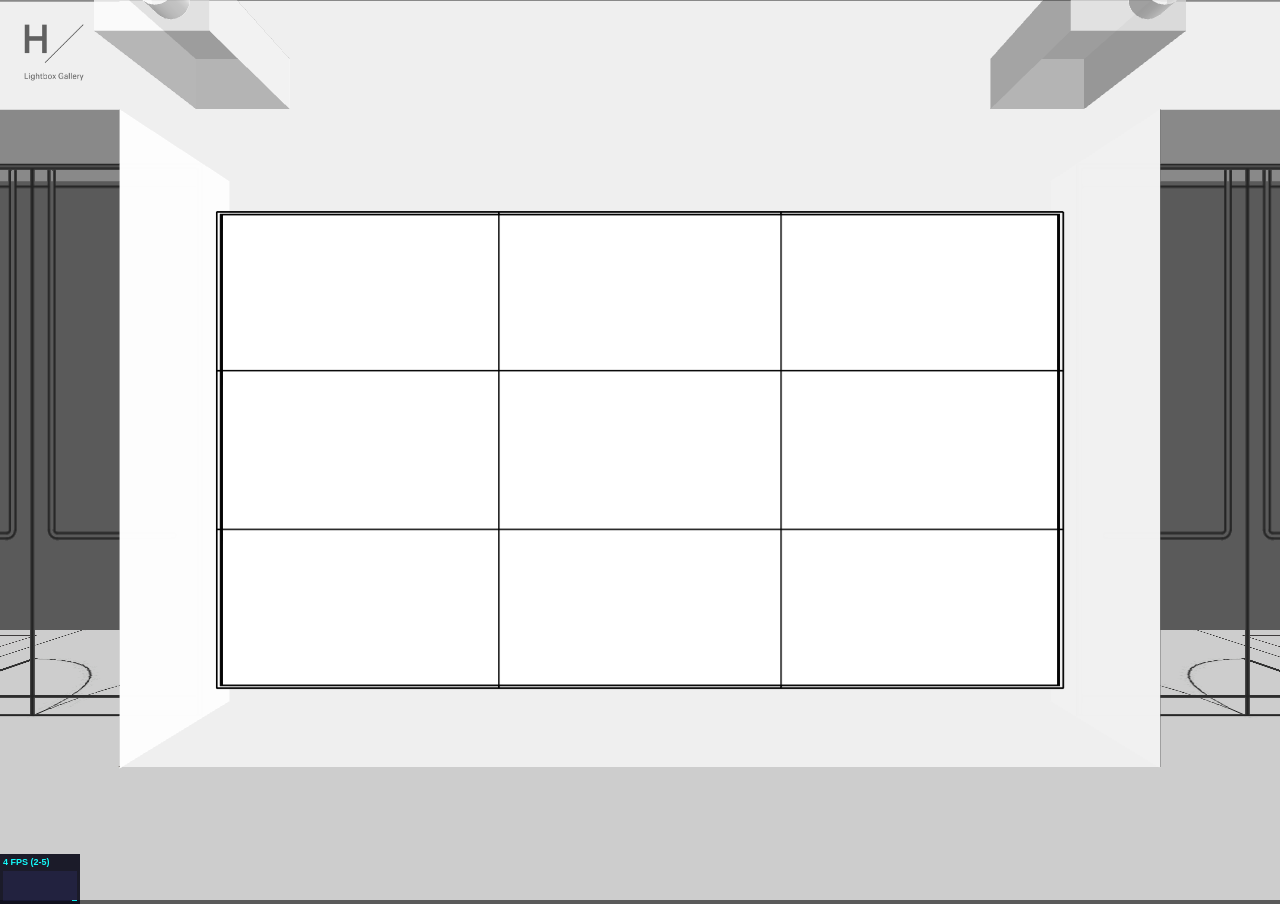
<file: index.html>
<!doctype html>
<html>


<head>
	<title> Virtual Lightbox Gallery </title>
	<meta charset="utf-8">
	<meta name="viewport" content="width=device-width, user-scalable=no, minimum-scale=1.0, maximum-scale=1.0">
	<link type="text/css" rel="stylesheet" href="http://fonts.typotheque.com/WF-023797-007265.css" />
	<link type="text/css" rel="stylesheet" href="css/style.css" />
	<link type="text/css" rel="stylesheet" href="css/5000_menu.css"/>
	<style type="text/css"></style>
	<script type="text/javascript" src="js/jquery-1.11.1.min.js"></script> 
</head>


<body>
	<!-- ////////LOGO + PROJECT MENU//////// -->
	<div id="btn_logo">
		<img src="img/logo.png" title="Home" />
		<ul id="panel_projects">
			<li id="btn_0" title="The project on view in the Lightbox today" class="active"><h1> On View </h1></li>
			<li id="btn_1" title="Framework #1: 3 by 3 image/video slideshows"><h1> 1. APPC </h1></li>
			<li id="btn_2" title="Framework #2: 3 by 3 image slideshows"><h1> 2. HAM Archives </h1></li>
			<li id="btn_3" title="Framework #3: 6 slideshows with audio (interactive)"><h1> 3. Anthro 1650 </h1></li>
			<li id="btn_4" title="Framework #4: Painting viewer (interactive)"><h1> 4. Feke </h1></li>
			<li id="btn_5" title="Framework #5: Multiple paintings viewer 1 (interactive)"><h1> 5. Paintings x 3 </h1></li>
			<li id="btn_6" title="Framework #6: Image slider (interactive)"><h1> 6. Vis the Universe </h1></li>
			<li id="btn_7" title="Framework #7: Video slider (interactive)"><h1> 7. The Solar </h1></li>
			<li id="btn_8" title="Framework #8: Web app - WebGL (interactive)"><h1> 8. Object Map </h1></li>
			<li id="btn_9" title="Framework #9: Web app (interactive)"><h1> 9. WWT </h1></li>
			<li id="btn_10" title="Framework #10: Website (interactive)"><h1> 10. HAM </h1></li>
			<li id="btn_11" title="Framework #11: Multiple paintings viewer 2 (interactive)"><h1> 11. Rothko </h1></li>
			<li id="btn_12" title="Framework #12: Web app - complex (interactive)"><h1> 12. Box in Box </h1></li>
			<li id="btn_url" style="margin-top:14px;padding-bottom:0px;">
				<input type="url" id="myURL" placeholder="Put your website URL here" onfocus="this.placeholder = ''" onblur="this.placeholder = 'Put your website URL here'" /><button id="urlclick"> GO </button>
			</li>
			<li id="btn_info" style="margin-top:20px;" title="Information and instructions">
				<a href="index_info.html" target="_blank"><h1> Info </h1></a>
			</li>
		</ul>
	</div>
	<!-- ////////(END) LOGO + PROJECT MENU//////// -->


	<!-- ///////////LIGHTBOX STAGE//////////////// -->
	<div id="threeJS_webGL"></div>
	<div id="threeJS_css3D"></div>	
	<!-- //////////(END) LIGHTBOX STAGE////////// -->
	
	<script src="js/5000_menu.js"></script>
	<!-- <script src="js/Three.js"></script> -->    <!-- July 2013 (three.js v59dev) -->
	<!-- <script src="js/three-css3d.min.js"></script> -->
	<script src="js/three.min.js"></script> 
	<script src="js/CSS3DRenderer.js"></script>
	<script src="js/Detector.js"></script>
	<script src="js/Stats.js"></script>
	<script src="js/OrbitControls.js"></script> 
	<script src="js/THREEx.KeyboardState.js"></script>
	<script src="js/THREEx.FullScreen.js"></script>
	<script src="js/THREEx.WindowResize.js"></script>
	<!-- <script src="TrackballControls.js"></script> -->


	<script>
		// threeJS webGL standard global variables
		var scene, camera, renderer;
		var container, controls, stats;
		var clock = new THREE.Clock();
		var keyboard = new THREEx.KeyboardState();
		// threeJS webGL custom global variables
		var cube;
		var video, videoImage, videoImageContext, videoTexture;
		var alpha_wall_n = 0.6;
		var alpha_wall_e = 0.9;
		var alpha_wall_w = 0.6;
		var alpha_wall_s = 0.6;
		var alpha_wall_g = 0.7;
		var alpha_wall_o = 0.6;
		// threeJS CSS3D renderer global variables
		var scene_css3D, renderer_css3D;
		var container_css3D, controls_css3D;




		init();
		animate();




		function init() 
		{
			// I. SCENE (WebGL)
			scene = new THREE.Scene();
			
			
			// II. CAMERA
			var SCREEN_WIDTH = window.innerWidth, SCREEN_HEIGHT = window.innerHeight;
			var VIEW_ANGLE = 75, ASPECT = SCREEN_WIDTH / SCREEN_HEIGHT, NEAR = 0.1, FAR = 20000;	
			camera = new THREE.PerspectiveCamera( VIEW_ANGLE, ASPECT, NEAR, FAR);
			scene.add(camera);
			camera.position.set(0, 0, 400);    // (x, y=up, z=back)
			camera.lookAt(scene.position);	


			// III. RENDERER (WebGL)
			if ( Detector.webgl )  renderer = new THREE.WebGLRenderer( {alpha: true, antialias: true} );	
			else   renderer = new THREE.CanvasRenderer(); 

			renderer.setSize(SCREEN_WIDTH, SCREEN_HEIGHT);
			renderer.setClearColor( 0xffffff, 0);   //render bg color(hexColor, opacity)


			// CONTROLS (WebGL)
			container = document.getElementById( 'threeJS_webGL' );
			container.appendChild( renderer.domElement );

	
			// EVENTS
			THREEx.WindowResize(renderer, camera);
			/*
			THREEx.FullScreen.bindKey({ charCode : 'm'.charCodeAt(0) });
			*/
			

			// CONTROLS (WebGL)
			controls = new THREE.OrbitControls( camera, renderer.domElement );			
			

			// STATS
			// displays current and past frames per second attained by scene
			stats = new Stats();
			stats.domElement.style.position = 'absolute';
			stats.domElement.style.bottom = '0px';
			stats.domElement.style.zIndex = 100;
			container.appendChild( stats.domElement );


			// LIGHT
			var myLight_amb = new THREE.AmbientLight(0x404040);
			var myLight_hem = new THREE.HemisphereLight( 0xffffff, 0x222222, 0.8 );
			var myLight_dir_1 = new THREE.DirectionalLight( 0xaaaaaa, 0.8 );     
			var myLight_dir_2 = new THREE.DirectionalLight( 0xcccccc, 0.6 );
			var myLight_dir_3 = new THREE.DirectionalLight( 0x999999, 0.6 );
			var myLight_poi = new THREE.PointLight(0x0033ff, 4, 200);
			
			myLight_amb.position.set(0, 0, 100);
			//scene.add(myLight_amb);
			myLight_hem.position.set(0, 0, 120);
			scene.add(myLight_hem);
			//scene.add(new THREE.HemisphereLightHelper(myLight_hem), 100);
			myLight_dir_1.position.set(200, 800, 600);
			scene.add(myLight_dir_1);
			//scene.add(new THREE.DirectionalLightHelper(myLight_dir_1, 400));
			myLight_dir_2.position.set(400, -200, 800);
			scene.add(myLight_dir_2);
			//scene.add(new THREE.DirectionalLightHelper(myLight_dir_2, 400));
			myLight_dir_3.position.set(400, 600, -200);
			scene.add(myLight_dir_3);
			//scene.add(new THREE.DirectionalLightHelper(myLight_dir_3, 400));
			//myLight_poi.position.set( 70, 5, 70 );
			//scene.add(myLight_poi);
			//scene.add(new THREE.PointLightHelper(myLight_poi, 10));


			/*	
			// AXEES HELPER		
			var axes = new THREE.AxisHelper(100);
			axes.position.set(0, 0, 0);
			scene.add( axes );
			*/
	





      		add_lightbox();






      		/*
      		////////////////////
			// ON VIEW: IMAGE //
			////////////////////
      		var geometry_myImg = new THREE.PlaneGeometry(576, 324, 10, 10);
			var texture_myImg = new THREE.ImageUtils.loadTexture( 'img/test.jpg' );
			texture_myImg.minFilter = THREE.LinearFilter;
			var material_myImg = new THREE.MeshBasicMaterial( { transparent: true, opacity: 1.0,color: 0xffffff, map: texture_myImg, side: THREE.DoubleSide } );
			var myImg = new THREE.Mesh(geometry_myImg, material_myImg);
			myImg.position.set(0, 0, 0);
			myImg.rotation.x = 0;
			scene.add(myImg);
			*/


			/*
			////////////////////
			// ON VIEW: VIDEO //
			////////////////////
			// create the video element
			myVideo = document.createElement( 'video' );
			// myVideo.id = 'video';
			// myVideo.type = ' video/ogg; codecs="theora, vorbis" ';
			myVideo.src = "media/test.mp4";
			myVideo.load(); // must call after setting/changing source
			myVideo.play();
			myVideo.loop = true;
			
			// alternative method -- 
			// create DIV in HTML:
			// <video id="myVideo" autoplay style="display:none">
			//		<source src="videos/sintel.ogv" type='video/ogg; codecs="theora, vorbis"'>
			// </video>
			// and set JS variable:
			// myVideo = document.getElementById( 'myVideo' );
			
			videoImage = document.createElement( 'canvas' );
			videoImage.width = 1280;
			videoImage.height = 546;

			videoImageContext = videoImage.getContext( '2d' );
			// background color if no video present
			videoImageContext.fillStyle = '#000000';
			videoImageContext.fillRect( 0, 0, videoImage.width, videoImage.height );

			videoTexture = new THREE.Texture( videoImage );
			videoTexture.minFilter = THREE.LinearFilter;
			videoTexture.magFilter = THREE.LinearFilter;
			
			var movieMaterial = new THREE.MeshBasicMaterial( { map: videoTexture, overdraw: true, side:THREE.DoubleSide } );
			// the geometry on which the movie will be displayed;
			// movie image will be scaled to fit these dimensions.
			var movieGeometry = new THREE.PlaneGeometry( 576, 324, 4, 4 );
			var movieScreen = new THREE.Mesh( movieGeometry, movieMaterial );
			movieScreen.position.set(0, 0, 0);
			scene.add(movieScreen);
			*/




			////////////////////
			// THREEJS: CSS3D //
			////////////////////
			// I. SCENE (CSS3D)
			scene_css3D = new THREE.Scene();

			// III. RENDERER (CSS3D)
			renderer_css3D = new THREE.CSS3DRenderer({alpha: true });
			renderer_css3D.setSize( SCREEN_WIDTH, SCREEN_HEIGHT );
			renderer_css3D.setClearColor( 0xffffff, 0);
			// renderer_css3D.domElement.style.position = 'absolute';
			// renderer_css3D.domElement.style.top = 0;
			// renderer_css3D.domElement.style.margin = 0;
			// renderer_css3D.domElement.style.padding = 0;

			// CONTAINER (CSS3D)
			container_css3D = document.getElementById( 'threeJS_css3D' );
			container_css3D.appendChild( renderer_css3D.domElement );
			// container_css3D = document.createElement( 'div' );
			// document.body.appendChild( container_css3D );
			
			THREEx.WindowResize(renderer_css3D, camera);

			// CONTROLS (CSS3D)
			controls_css3D = new THREE.OrbitControls( camera, renderer_css3D.domElement );
			


			// CUSTOM
			var geometry_myImg_webGLframe = new THREE.PlaneBufferGeometry(576, 324, 10, 10);
			var material_myImg_webGLframe = new THREE.MeshBasicMaterial( { wireframe: true, transparent: true, opacity: 0, color: 0x000000, side: THREE.DoubleSide } );
			// any mesh using this material will act as a see-thru to the css renderer
			material_myImg_webGLframe.blending  = THREE.NoBlending;
			
			var myImg_webGLframe = new THREE.Mesh(geometry_myImg_webGLframe, material_myImg_webGLframe);
			myImg_webGLframe.position.set(0, 0, 0);
			myImg_webGLframe.rotation.x = 0;
			//scene.add(myImg_webGLframe);




			//////////// DOM IMG CSS3D RENDERER //////////////////////////////////////
			// create the dom Element
			var element_img = document.createElement( 'img' );
			element_img.src = 'img/9screens_b.jpg';
			element_img.style.width = '1920px';
			element_img.style.height = '1080px';
			element_img.style.display = 'block';    //'none'
			// create the object3d for this eleemnt
			var object_img = new THREE.CSS3DObject( element_img );
			// we reference the same position and rotation 
			//object_img.position = myImg.position;
			object_img.position.set(0, 0, -6);;
			object_img.rotation.x = 0;
			object_img.scale.x = 0.3;
			object_img.scale.y = 0.3;
			// add it to the css scene
			scene_css3D.add(object_img);
			//////////// (END) DOM IMG CSS3D RENDERER ////////////////////////////////

			


			//////////// DOM TEXT CSS3D RENDERER //////////////////////////////////////
			var element_label = document.createElement( 'h1' );
			element_label.textContent = "The Lightbox Gallery is a venue for digital experimentation—a space for projects that respond to the museums’ collections through new media and emerging technologies. Developed in collaboration with faculty, staff, stu- dents, and visiting artists, the projects showcased here use digital tools to reveal connections between objects and to play with traditional forms of display. Some of these projects are responsive, allowing users to navigate and manipulate the collections; others are cinematic, transforming the mu- seums into a landscape of digital performance. Exploration in the Lightbox is cross-disciplinary, merging a gallery experience with a digital lab.";
			element_label.style.width = '1260px';
			element_label.style.fontFamily = 'Neutral Medium 3';
			element_label.style.fontSize = '34px';
			element_label.style.lineHeight = '60px';
			element_label.style.textAlign = 'left';
			element_label.style.display = 'block';    

			var object_label = new THREE.CSS3DObject( element_label );
			object_label.position.set(-752, 10, 149);;
			object_label.rotation.x = 0;
			object_label.rotation.y = Math.PI/2;
			object_label.scale.x = 0.04;
			object_label.scale.y = 0.06;
			scene_css3D.add(object_label);
			////////////(END) DOM TEXT CSS3D RENDERER /////////////////////////////////




			//////////// DOM WEBSITE CSS3D RENDERER //////////////////////////////////
			var urls = 
			[
				[ 'http://apps.harvardartmuseums.org/lightbox/frameworks/index_onView.html', 0, 0, 0, 0, 0, 0 ],
				// [ 'http://www.harvardartmuseums.org/', 0, 0, 100, 0, 0, 0 ],
				// [ 'http://boschproject.org/viewer.html?mode=curtain&layout=top-major&images=tile_images/29_30_31_MCPVIS_web.dzi,tile_images/29_30_31_MCPIRP.dzi,tile_images/29_30_31_IRREFL_web.dzi', 100, 0, 0, 0, 1.57, 0 ],
				// [ 'http://mrdoob.com/projects/chromeexperiments/ball_pool/', 0, 0, -100, 0, 3.14, 0 ],
				// [ 'http://mrdoob.com/lab/javascript/effects/fire/01/', - 100, 0, 0, 0, 4.71, 0 ],
				// [ 'http://mrdoob.com/lab/javascript/effects/solitaire/', 0, 100, 0, 4.71, 0, 0 ],
				// [ 'http://mrdoob.com/projects/code-editor/', 0, -100, 0, 1.57, 0, 0 ]
			];
			/*
			http://mrdoob.com/projects/chromeexperiments/ball-pool/
			http://lightbox-staging.herokuapp.com/
			http://apps.harvardartmuseums.org/appc_lightbox_demo/
			http://apps.harvardartmuseums.org/appc_lightbox_demo/media/appc_5min_720p.mp4
			http://apps.harvardartmuseums.org/lightbox_3D_demo/index.html
			http://apps.harvardartmuseums.org/lightbox_3D_demo/index_test.html
			http://apps.harvardartmuseums.org/lightbox_3D_demo/index_test_2.html
			http://apps.harvardartmuseums.org/lightbox_3D_demo/index_webglcss3d.html
			http://thetypology.com/filter/harvard
			http://www.sardisexpedition.org/
			https://player.vimeo.com/video/111057446
			http://www.nytimes.com/projects/2012/snow-fall/#/?part=tunnel-creek
			http://www.harvardartmuseums.org/tour/art-science/stop/128
			http://magazine.harvardartmuseums.org/
			*/


			for ( var i = 0; i < urls.length; i ++ ) 
			{
				var element_iframe = document.createElement( 'iframe' );
				element_iframe.src = urls[ i ][ 0 ];
				element_iframe.style.width = '1024px';
				element_iframe.style.height = '576px';
				element_iframe.style.border = '0px';



document.getElementById("btn_0").onclick = function() {
    element_iframe.src = "http://apps.harvardartmuseums.org/lightbox/frameworks/index_onView.html";
    return false;
}
document.getElementById("btn_1").onclick = function() {
    element_iframe.src = "http://apps.harvardartmuseums.org/lightbox/frameworks/index_appc.html";
    return false;
}
document.getElementById("btn_2").onclick = function() {
    element_iframe.src = "http://apps.harvardartmuseums.org/lightbox/frameworks/index_archive.html";
    return false;
}
document.getElementById("btn_3").onclick = function() {
    element_iframe.src = "http://apps.harvardartmuseums.org/lightbox/frameworks/index_anthro1650.html";
    return false;
}
document.getElementById("btn_4").onclick = function() {
    element_iframe.src = "http://apps.harvardartmuseums.org/lightbox/frameworks/index_feke.html";
    return false;
}
document.getElementById("btn_5").onclick = function() {
    element_iframe.src = "http://apps.harvardartmuseums.org/lightbox/frameworks/index_3paintings.html";
    return false;
}
document.getElementById("btn_6").onclick = function() {
    element_iframe.src = "http://apps.harvardartmuseums.org/lightbox/frameworks/index_joe.html";
    return false;
}
document.getElementById("btn_7").onclick = function() {
    element_iframe.src = "http://apps.harvardartmuseums.org/lightbox/frameworks/index_solar.html";
    return false;
}
document.getElementById("btn_8").onclick = function() {
    element_iframe.src = "http://lightbox-staging.herokuapp.com/";
    return false;
}
document.getElementById("btn_9").onclick = function() {
    element_iframe.src = "http://www.worldwidetelescope.org/webclient/";
    return false;
}
document.getElementById("btn_10").onclick = function() {
    element_iframe.src = "http://www.harvardartmuseums.org/";
    return false;
}
document.getElementById("btn_11").onclick = function() {
    element_iframe.src = "http://apps.harvardartmuseums.org/lightbox/frameworks/index_rothko.html";
    return false;
}
document.getElementById("btn_12").onclick = function() {
    element_iframe.src = "http://apps.harvardartmuseums.org/lightbox/index_test.html";
    return false;
}
document.getElementById("urlclick").onclick = function() {
    element_iframe.src = this.previousSibling.value; 
    return false;
}
document.getElementById("btn_url").onkeypress = function(event) {
	event = event || window.event;
    if (event.keyCode === 13) {
        document.getElementById("urlclick").onclick();
    }
}



				var object_iframe = new THREE.CSS3DObject( element_iframe );
				object_iframe.position.set( urls[ i ][ 1 ], urls[ i ][ 2 ], urls[ i ][ 3 ] );
				object_iframe.rotation.set( urls[ i ][ 4 ], urls[ i ][ 5 ], urls[ i ][ 6 ] );
				object_iframe.scale.x = 0.5625;
				object_iframe.scale.y = 0.5625;
				scene_css3D.add( object_iframe );
			}
			//////////// (END) DOM WEBSITE CSS3D RENDERER /////////////////////////////


	

			//////////// DOM DIV CSS3D RENDERER //////////////////////////////////////
			// 9 SCREENS: BACKGROUND (CSS3D)
			var element_9screens_bg = document.createElement( 'div' );
			element_9screens_bg.style.backgroundColor = '#ffffff';
			element_9screens_bg.style.width = '1920px';
			element_9screens_bg.style.height = '1080px';
			
			var object_element_9screens_bg = new THREE.CSS3DObject( element_9screens_bg );
			object_element_9screens_bg.position.set(0, 0, -5);;
			object_element_9screens_bg.rotation.x = 0;
			object_element_9screens_bg.scale.x = 0.3;
			object_element_9screens_bg.scale.y = 0.3;
			scene_css3D.add( object_element_9screens_bg );

			// 9 SCREENS: BEZEL (CSS3D)
			for (var i = 0; i < 4; i++)
			{
				var element_line_ver = document.createElement( 'div' );
				element_line_ver.style.backgroundColor = '#000000';
				element_line_ver.style.width = '1px';
				element_line_ver.style.height = '324px';
				
				var object_line_ver = new THREE.CSS3DObject( element_line_ver );
				object_line_ver.position. set(-288 + i*192, 0, 1);
				scene_css3D.add( object_line_ver );
			}

			for (var i = 0; i < 4; i++)
			{
				var element_line_hor = document.createElement( 'div' );
				element_line_hor.style.backgroundColor = '#000000';
				element_line_hor.style.width = '576px';
				element_line_hor.style.height = '1px';
				
				var object_line_hor = new THREE.CSS3DObject( element_line_hor );
				object_line_hor.position. set(0, -162 + i*108, 1);
				scene_css3D.add( object_line_hor );
			}
			//////////// (END) DOM DIV CSS3D RENDERER /////////////////////////////////
		}





		function animate() 
		{
		    requestAnimationFrame( animate );
			render();		
			update();
		}

		function update()
		{
			if ( keyboard.pressed("space") ) 
			{ 
				controls.reset();
				controls_css3D.reset();
			}
			
			//WebGL
			controls.update();
			//CSS3D
			controls_css3D.update();

			stats.update();
		}

		function render() 
		{
			/*
			if ( myVideo.readyState === myVideo.HAVE_ENOUGH_DATA ) 
			{
				videoImageContext.drawImage( myVideo, 0, 0 );
				if ( videoTexture )   videoTexture.needsUpdate = true;
			}
			*/
			//WebGL
			renderer.render( scene, camera );
			//CSS3D
			renderer_css3D.render( scene_css3D, camera );
		}




		function add_lightbox()
		{
			/////////////////
			//   CEILING   //
			/////////////////
			// Ceiling: 1
			var geometry_ceiling_1 = new THREE.PlaneBufferGeometry(1504, 170, 10, 10);
			var material_ceiling_1 = new THREE.MeshLambertMaterial( { transparent: true, opacity: alpha_wall_e, color: 0xffffff, side: THREE.DoubleSide } );
			var ceiling_1 = new THREE.Mesh(geometry_ceiling_1, material_ceiling_1);
			ceiling_1.position.set(0, 320, 64);
			ceiling_1.rotation.x = Math.PI / 2;
			scene.add(ceiling_1);


			// Ceiling: 2
			var geometry_ceiling_2 = new THREE.PlaneBufferGeometry(1504, 274, 10, 10);
			var material_ceiling_2 = new THREE.MeshLambertMaterial( { transparent: true, opacity: alpha_wall_e, color: 0xffffff, side: THREE.DoubleSide } );
			var ceiling_2 = new THREE.Mesh(geometry_ceiling_2, material_ceiling_2);
			ceiling_2.position.set(0, 457, 149);
			ceiling_2.rotation.x = Math.PI / 1;
			scene.add(ceiling_2);


			// Ceiling: Pipe
			var geometry_ceiling_pipe = new THREE.CylinderGeometry( 60, 60, 1504, 40, 1);
			// radiusAtTop, radiusAtBottom, height, segmentsAroundRadius, segmentsAlongHeight
			var material_ceiling_pipe = new THREE.MeshLambertMaterial( { transparent: true, opacity: alpha_wall_e, color: 0xffffff, side: THREE.DoubleSide } );
			var ceiling_pipe = new THREE.Mesh(geometry_ceiling_pipe, material_ceiling_pipe);
			ceiling_pipe.position.set(0, 449, 233);
			ceiling_pipe.rotation.z = Math.PI / 2;
			scene.add(ceiling_pipe);


			// Ceiling: Light Bars
			for (var i = 0; i < 5; i++){
				var geometry_lightBar = new THREE.BoxGeometry( 6, 18, 398, 1, 1, 1 );
				var material_lightBar = new THREE.MeshLambertMaterial( { transparent: true, opacity: alpha_wall_o, color: 0xffffff, side: THREE.DoubleSide } );
				var lightBar = new THREE.Mesh(geometry_lightBar, material_lightBar);
				lightBar.position.set(-520 + i*260, 330, 347);
				scene.add(lightBar);
			}




			/////////////////
			//  EAST WALL  //
			/////////////////
			/*
			// WALL--EAST: INDEX
			var geometry_wall_e = new THREE.PlaneGeometry(1512, 888, 10, 10);
			var texture_wall_e = new THREE.ImageUtils.loadTexture( 'img/index/wall_e_orig.png' );
			var material_wall_e = new THREE.MeshBasicMaterial( { transparent: true, opacity: 0.8, color: 0xffffff, map: texture_wall_e, side: THREE.DoubleSide } );
			var wall_e = new THREE.Mesh(geometry_wall_e, material_wall_e);
			wall_e.position.set(0, 218, -20);
			wall_e.rotation.x = 0;
			scene.add(wall_e);
			*/
			// WALL--EAST: CENTRAL
			var geometry_wall_e_c = new THREE.PlaneBufferGeometry(742, 546, 10, 10);
			var material_wall_e_c = new THREE.MeshLambertMaterial( { transparent: true, opacity: alpha_wall_e, color: 0xffffff, side: THREE.DoubleSide } );
			var wall_e_c = new THREE.Mesh(geometry_wall_e_c, material_wall_e_c);
			wall_e_c.position.set(0, 47, -18);
			wall_e_c.rotation.x = 0;
			scene.add(wall_e_c);

			// WALL--EAST: N 1
			var geometry_wall_e_n_1 = new THREE.PlaneBufferGeometry(290, 77, 10, 10);
			var material_wall_e_n_1 = new THREE.MeshLambertMaterial( { transparent: true, opacity: alpha_wall_e, color: 0xffffff, side: THREE.DoubleSide } );
			var wall_e_n_1 = new THREE.Mesh(geometry_wall_e_n_1, material_wall_e_n_1);
			wall_e_n_1.position.set(-516, 281, -18);
			wall_e_n_1.rotation.x = 0;
			scene.add(wall_e_n_1);

			// WALL--EAST: N 2
			var geometry_wall_e_n_2 = new THREE.PlaneBufferGeometry(90, 546, 10, 10);
			var material_wall_e_n_2 = new THREE.MeshLambertMaterial( { transparent: true, opacity: alpha_wall_e, color: 0xffffff, side: THREE.DoubleSide } );
			var wall_e_n_2 = new THREE.Mesh(geometry_wall_e_n_2, material_wall_e_n_2);
			wall_e_n_2.position.set(-706, 47, -18);
			wall_e_n_2.rotation.x = 0;
			scene.add(wall_e_n_2);

			// WALL--EAST: N DOOR CENTRAL
			var geometry_door_e_n_c = new THREE.PlaneBufferGeometry(290, 470, 10, 10);
			var texture_door = new THREE.ImageUtils.loadTexture( 'img/door.png' );
			texture_door.minFilter = THREE.LinearFilter;
			var material_door_e_n_c = new THREE.MeshBasicMaterial( { transparent: true, opacity: 0.6, alphaTest: 0.1, color: 0xffffff, map: texture_door, side: THREE.DoubleSide } );
			var door_e_n_c = new THREE.Mesh(geometry_door_e_n_c, material_door_e_n_c);
			door_e_n_c.position.set(-516, 8, -98);
			door_e_n_c.rotation.x = 0;
			scene.add(door_e_n_c);

			// WALL--EAST: N DOOR 1
			var geometry_door_e_n_1 = new THREE.PlaneBufferGeometry(112, 470, 10, 10);
			var material_door_e_n_1 = new THREE.MeshLambertMaterial( { transparent: true, opacity: alpha_wall_e, color: 0xffffff, side: THREE.DoubleSide } );
			var door_e_n_1 = new THREE.Mesh(geometry_door_e_n_1, material_door_e_n_1);
			door_e_n_1.position.set(-371, 8, -74);
			door_e_n_1.rotation.y = Math.PI / 2;
			scene.add(door_e_n_1);

			// WALL--EAST: N DOOR 2
			var geometry_door_e_n_2 = new THREE.PlaneBufferGeometry(112, 470, 10, 10);
			var material_door_e_n_2 = new THREE.MeshLambertMaterial( { transparent: true, opacity: alpha_wall_e, color: 0xffffff, side: THREE.DoubleSide } );
			var door_e_n_2 = new THREE.Mesh(geometry_door_e_n_2, material_door_e_n_2);
			door_e_n_2.position.set(-661, 8, -74);
			door_e_n_2.rotation.y = Math.PI / 2;
			scene.add(door_e_n_2);

			// WALL--EAST: N DOOR TOP
			var geometry_door_e_n_3 = new THREE.PlaneBufferGeometry(290, 112, 10, 10);
			var material_door_e_n_3 = new THREE.MeshLambertMaterial( { transparent: true, opacity: alpha_wall_e, color: 0xffffff, side: THREE.DoubleSide } );
			var door_e_n_3 = new THREE.Mesh(geometry_door_e_n_3, material_door_e_n_3);
			door_e_n_3.position.set(-516, 243, -74);
			door_e_n_3.rotation.x = Math.PI / 2;
			scene.add(door_e_n_3);



			// WALL--EAST: S 1
			var geometry_wall_e_s_1 = new THREE.PlaneBufferGeometry(290, 77, 10, 10);
			var material_wall_e_s_1 = new THREE.MeshLambertMaterial( { transparent: true, opacity: alpha_wall_e, color: 0xffffff, side: THREE.DoubleSide } );
			var wall_e_s_1 = new THREE.Mesh(geometry_wall_e_s_1, material_wall_e_s_1);
			wall_e_s_1.position.set(516, 281, -18);
			wall_e_s_1.rotation.x = 0;
			scene.add(wall_e_s_1);

			// WALL--EAST: S 2
			var geometry_wall_e_s_2 = new THREE.PlaneBufferGeometry(90, 546, 10, 10);
			var material_wall_e_s_2 = new THREE.MeshLambertMaterial( { transparent: true, opacity: alpha_wall_e, color: 0xffffff, side: THREE.DoubleSide } );
			var wall_e_s_2 = new THREE.Mesh(geometry_wall_e_s_2, material_wall_e_s_2);
			wall_e_s_2.position.set(706, 47, -18);
			wall_e_s_2.rotation.x = 0;
			scene.add(wall_e_s_2);

			// WALL--EAST: S DOOR CENTRAL
			var geometry_door_e_s_c = new THREE.PlaneBufferGeometry(290, 470, 10, 10);
			var texture_door = new THREE.ImageUtils.loadTexture( 'img/door.png' );
			texture_door.minFilter = THREE.LinearFilter;
			var material_door_e_s_c = new THREE.MeshBasicMaterial( { transparent: true, opacity: 0.6, alphaTest: 0.1, color: 0xffffff, map: texture_door, side: THREE.DoubleSide } );
			var door_e_s_c = new THREE.Mesh(geometry_door_e_s_c, material_door_e_s_c);
			door_e_s_c.position.set(516, 8, -98);
			door_e_s_c.rotation.x = 0;
			scene.add(door_e_s_c);

			// WALL--EAST: S DOOR 1
			var geometry_door_e_s_1 = new THREE.PlaneBufferGeometry(112, 470, 10, 10);
			var material_door_e_s_1 = new THREE.MeshLambertMaterial( { transparent: true, opacity: alpha_wall_e, color: 0xffffff, side: THREE.DoubleSide } );
			var door_e_s_1 = new THREE.Mesh(geometry_door_e_s_1, material_door_e_s_1);
			door_e_s_1.position.set(371, 8, -74);
			door_e_s_1.rotation.y = Math.PI / 2;
			scene.add(door_e_s_1);

			// WALL--EAST: S DOOR 2
			var geometry_door_e_s_2 = new THREE.PlaneBufferGeometry(112, 470, 10, 10);
			var material_door_e_s_2 = new THREE.MeshLambertMaterial( { transparent: true, opacity: alpha_wall_e, color: 0xffffff, side: THREE.DoubleSide } );
			var door_e_s_2 = new THREE.Mesh(geometry_door_e_s_2, material_door_e_s_2);
			door_e_s_2.position.set(661, 8, -74);
			door_e_s_2.rotation.y = Math.PI / 2;
			scene.add(door_e_s_2);

			// WALL--EAST: S DOOR TOP
			var geometry_door_e_s_3 = new THREE.PlaneBufferGeometry(290, 112, 10, 10);
			var material_door_e_s_3 = new THREE.MeshLambertMaterial( { transparent: true, opacity: alpha_wall_e, color: 0xffffff, side: THREE.DoubleSide } );
			var door_e_s_3 = new THREE.Mesh(geometry_door_e_s_3, material_door_e_s_3);
			door_e_s_3.position.set(516, 243, -74);
			door_e_s_3.rotation.x = Math.PI / 2;
			scene.add(door_e_s_3);



			/////////////////
			//  WEST WALL  //
			/////////////////
			/*
			// WALL--WEST: INDEX
			var geometry_wall_w = new THREE.PlaneGeometry(1920, 888, 10, 10);
			var texture_wall_w = new THREE.ImageUtils.loadTexture( 'img/index/wall_w_orig.png' );
			var material_wall_w = new THREE.MeshBasicMaterial( { transparent: true, opacity: 0.8, color: 0xffffff, map: texture_wall_w, side: THREE.DoubleSide } );
			var wall_w = new THREE.Mesh(geometry_wall_w, material_wall_w);
			wall_w.position.set(0, 218, 630);
			wall_w.rotation.x = 0;
			scene.add(wall_w);
			*/
			var geometry_wall_w = new THREE.PlaneBufferGeometry(1546, 888, 10, 10);
			var texture_wall_w = new THREE.ImageUtils.loadTexture( 'img/wall_w.png' );
			texture_wall_w.minFilter = THREE.LinearFilter;
			var material_wall_w = new THREE.MeshBasicMaterial( { transparent: true, opacity: alpha_wall_w, alphaTest: 0.1, color: 0xffffff, map: texture_wall_w, side: THREE.DoubleSide } );
			var wall_w = new THREE.Mesh(geometry_wall_w, material_wall_w);
			wall_w.position.set(0, 218, 630);
			wall_w.rotation.x = 0;
			scene.add(wall_w);


			// Poles
			for (var i = 0; i < 2; i++){
				var geometry_pole = new THREE.CylinderGeometry( 8, 8, 888, 20, 1 );
				var material_pole = new THREE.MeshLambertMaterial( { transparent: true, opacity: alpha_wall_o, color: 0xffffff, side: THREE.DoubleSide } );
				var pole = new THREE.Mesh(geometry_pole, material_pole);
				pole.position.set(-258 + i*514, 214, 588);
				scene.add(pole);
			}




			/////////////////
			// NORTH WALL  //
			/////////////////
			/*
			// WALL--NORTH: INDEX
			var geometry_wall_n = new THREE.PlaneGeometry(702, 1151, 10, 10);
			var texture_wall_n = new THREE.ImageUtils.loadTexture( 'img/index/wall_n_orig.png' );
			var material_wall_n = new THREE.MeshBasicMaterial( { transparent: true, opacity: 0.8, color: 0xffffff, map: texture_wall_n, side: THREE.DoubleSide } );
			var wall_n = new THREE.Mesh(geometry_wall_n, material_wall_n);
			wall_n.position.set(-752, 348, 330);
			wall_n.rotation.x = 0;
			wall_n.rotation.y = -Math.PI / 2 *3;
			scene.add(wall_n);
			*/
			var geometry_wall_n = new THREE.PlaneBufferGeometry(702, 1151, 10, 10);
			var texture_wall_n = new THREE.ImageUtils.loadTexture( 'img/wall_n.png' );
			texture_wall_n.minFilter = THREE.LinearFilter;
			var material_wall_n = new THREE.MeshBasicMaterial( { transparent: true, opacity: alpha_wall_n, alphaTest: 0.1, color: 0xffffff, map: texture_wall_n, side: THREE.DoubleSide } );
			var wall_n = new THREE.Mesh(geometry_wall_n, material_wall_n);
			wall_n.position.set(-752, 348, 330);
			wall_n.rotation.x = 0;
			wall_n.rotation.y = -Math.PI / 2 *3;
			scene.add(wall_n);




			/////////////////
			// SOUTH WALL  //
			/////////////////
			/*
			// WALL--SOUTH: INDEX
			var geometry_wall_s = new THREE.PlaneGeometry(702, 1151, 10, 10);
			var texture_wall_s = new THREE.ImageUtils.loadTexture( 'img/index/wall_s_orig.png' );
			var material_wall_s = new THREE.MeshBasicMaterial( { transparent: true, opacity: 0.5, color: 0xffffff, map: texture_wall_s, side: THREE.DoubleSide } );
			var wall_s = new THREE.Mesh(geometry_wall_s, material_wall_s);
			wall_s.position.set(752, 348, 330);
			wall_s.rotation.x = 0;
			wall_s.rotation.y = -Math.PI / 2;
			scene.add(wall_s);
			*/
			var geometry_wall_s = new THREE.PlaneBufferGeometry(702, 1151, 10, 10);
			var texture_wall_s = new THREE.ImageUtils.loadTexture( 'img/wall_s.png' );
			texture_wall_s.minFilter = THREE.LinearFilter;
			var material_wall_s = new THREE.MeshBasicMaterial( { transparent: true, opacity: alpha_wall_s, alphaTest: 0.1, color: 0xffffff, map: texture_wall_s, side: THREE.DoubleSide } );
			var wall_s = new THREE.Mesh(geometry_wall_s, material_wall_s);
			wall_s.position.set(752, 348, 330);
			wall_s.rotation.x = 0;
			wall_s.rotation.y = -Math.PI / 2;
			scene.add(wall_s);




			/////////////////
			//   GROUND    //
			/////////////////
			/*
			// GROUND: INDEX
			var geometry_ground = new THREE.PlaneGeometry(1920, 1080, 10, 10);
			var texture_ground = new THREE.ImageUtils.loadTexture( 'img/index/ground_orig.png' );
			var material_ground = new THREE.MeshBasicMaterial( { transparent: true, opacity: 0.5,color: 0xffffff, map: texture_ground, side: THREE.DoubleSide } );
			var ground = new THREE.Mesh(geometry_ground, material_ground);
			ground.position.set(0, -226, 204);
			ground.rotation.x = Math.PI / 2;
			ground.rotation.z = Math.PI / 1;
			scene.add(ground);
			*/
			var geometry_ground = new THREE.PlaneBufferGeometry(1920, 1080, 10, 10);
			var texture_ground = new THREE.ImageUtils.loadTexture( 'img/ground.png' );
			texture_ground.minFilter = THREE.LinearFilter;
			var material_ground = new THREE.MeshBasicMaterial( { transparent: true, opacity: alpha_wall_g, alphaTest: 0.1, color: 0xffffff, map: texture_ground, side: THREE.DoubleSide } );
			var ground = new THREE.Mesh(geometry_ground, material_ground);
			ground.position.set(0, -226, 204);
			ground.rotation.x = Math.PI / 2;
			ground.rotation.z = Math.PI / 1;
			scene.add(ground);



			/////////////////
			// PROJECTORS  //
			/////////////////
			// Projector S Body
			var geometry_projector_s_b = new THREE.BoxGeometry( 60, 32, 70, 1, 1, 1 );
			var material_projector_s_b = new THREE.MeshLambertMaterial( { transparent: true, opacity: alpha_wall_o, color: 0xffffff, side: THREE.DoubleSide } );
			var projector_s_b = new THREE.Mesh(geometry_projector_s_b, material_projector_s_b);
			projector_s_b.position.set(254, 234, 60);
			scene.add(projector_s_b);


			// Projector S Len
			var geometry_projector_s_l = new THREE.CylinderGeometry( 10, 10, 10, 20, 1 );
			var material_projector_s_l = new THREE.MeshLambertMaterial( { transparent: true, opacity: alpha_wall_o, color: 0xffffff, side: THREE.DoubleSide } );
			var projector_s_l = new THREE.Mesh(geometry_projector_s_l, material_projector_s_l);
			projector_s_l.position.set(264, 234, 100);
			projector_s_l.rotation.x = Math.PI / 2;
			scene.add(projector_s_l);


			// Projector S Pole
			var geometry_projector_s_p = new THREE.CylinderGeometry( 4, 4, 86, 20, 1 );
			var material_projector_s_p = new THREE.MeshLambertMaterial( { transparent: true, opacity: alpha_wall_o, color: 0xffffff, side: THREE.DoubleSide } );
			var projector_s_p = new THREE.Mesh(geometry_projector_s_p, material_projector_s_p);
			projector_s_p.position.set(254, 276, 60);
			scene.add(projector_s_p);



			// Projector N Body
			var geometry_projector_n_b = new THREE.BoxGeometry( 60, 32, 70, 1, 1, 1 );
			var material_projector_n_b = new THREE.MeshLambertMaterial( { transparent: true, opacity: alpha_wall_o, color: 0xffffff, side: THREE.DoubleSide } );
			var projector_n_b = new THREE.Mesh(geometry_projector_n_b, material_projector_n_b);
			projector_n_b.position.set(-254, 234, 60);
			scene.add(projector_n_b);


			// Projector N Len
			var geometry_projector_n_l = new THREE.CylinderGeometry( 10, 10, 10, 20, 1 );
			var material_projector_n_l = new THREE.MeshLambertMaterial( { transparent: true, opacity: alpha_wall_o, color: 0xffffff, side: THREE.DoubleSide } );
			var projector_n_l = new THREE.Mesh(geometry_projector_n_l, material_projector_n_l);
			projector_n_l.position.set(-244, 234, 100);
			projector_n_l.rotation.x = Math.PI / 2;
			scene.add(projector_n_l);


			// Projector N Pole
			var geometry_projector_n_p = new THREE.CylinderGeometry( 4, 4, 86, 20, 1 );
			var material_projector_n_p = new THREE.MeshLambertMaterial( { transparent: true, opacity: alpha_wall_o, color: 0xffffff, side: THREE.DoubleSide } );
			var projector_n_p = new THREE.Mesh(geometry_projector_n_p, material_projector_n_p);
			projector_n_p.position.set(-254, 276, 60);
			scene.add(projector_n_p);




			/////////////////
			//   SPEAKERS  //
			/////////////////
			// Speakers
			for (var i = 0; i < 4; i++){
				var geometry_speaker = new THREE.BoxGeometry( 30, 20, 20, 1, 1, 1 );
				var material_speaker = new THREE.MeshLambertMaterial( { transparent: true, opacity: alpha_wall_o, color: 0xffffff, side: THREE.DoubleSide } );
				var speaker = new THREE.Mesh(geometry_speaker, material_speaker);
				speaker.position.set(-570 + i*380, 350, 162);
				speaker.rotation.x = Math.PI / 8
				scene.add(speaker);
			}


			

			/////////////////
			//  9 SCREENS  //
			/////////////////
			/*
			// 9 SCREENS: INDEX
			var geometry_9screens = new THREE.PlaneGeometry(576, 324, 10, 10);
			var texture_9screens = new THREE.ImageUtils.loadTexture( 'img/index/9screens_orig.png' );
			var material_9screens = new THREE.MeshBasicMaterial( { transparent: true, opacity: 1.0,color: 0xffffff, map: texture_9screens, side: THREE.DoubleSide } );
			var _9screens = new THREE.Mesh(geometry_9screens, material_9screens);
			_9screens.position.set(0, 0, 0);
			_9screens.rotation.x = 0;
			scene.add(_9screens);
			*/
			// 9 SCREENS: MOUNTING
			var geometry_9screens_mounting = new THREE.BoxGeometry( 576, 324, 14, 3, 3, 1 );
			var material_9screens_mounting = new THREE.MeshBasicMaterial( { transparent: true, opacity: 0.8, wireframe: true, color: 0x000000, side: THREE.DoubleSide } );
			var _9screens_mounting = new THREE.Mesh(geometry_9screens_mounting, material_9screens_mounting);
			_9screens_mounting.position.set(0, 0, -11);
			scene.add(_9screens_mounting);


			// 9 SCREENS: MONITOR
			var geometry_9screens_monitor = new THREE.BoxGeometry( 576, 324, 4, 1, 1, 1 );
			var material_9screens_monitor = new THREE.MeshBasicMaterial( { transparent: true, opacity: 0.8, color: 0x000000, side: THREE.DoubleSide } );
			var _9screens_monitor = new THREE.Mesh(geometry_9screens_monitor, material_9screens_monitor);
			_9screens_monitor.position.set(0, 0, -4);
			scene.add(_9screens_monitor);


			// 9 SCREENS: BEZEL (WEBGL)
			for (var i = 0; i < 4; i++){
				var geometry_line_ver = new THREE.Geometry();
				var vertArray_ver = geometry_line_ver.vertices;
				vertArray_ver.push( new THREE.Vector3(-288 + i*192, -162, 1), new THREE.Vector3(-288 + i*192, 162, 1) );
				geometry_line_ver.computeLineDistances();
				var material_line_ver = new THREE.LineBasicMaterial( { color: 0x000000 } );
				var line_ver = new THREE.Line( geometry_line_ver, material_line_ver );
				scene.add(line_ver);
			}
			for (var i = 0; i < 4; i++){
				var geometry_line_hor = new THREE.Geometry();
				var vertArray_hor = geometry_line_hor.vertices;
				vertArray_hor.push( new THREE.Vector3(-288, -162 + i*108, 1), new THREE.Vector3(288, -162 + i*108, 1) );
				geometry_line_hor.computeLineDistances();
				var material_line_hor = new THREE.LineBasicMaterial( { color: 0x000000 } );
				var line_hor = new THREE.Line( geometry_line_hor, material_line_hor );
				scene.add(line_hor);
			}
		}
	</script>
</body>
</html>
</file>
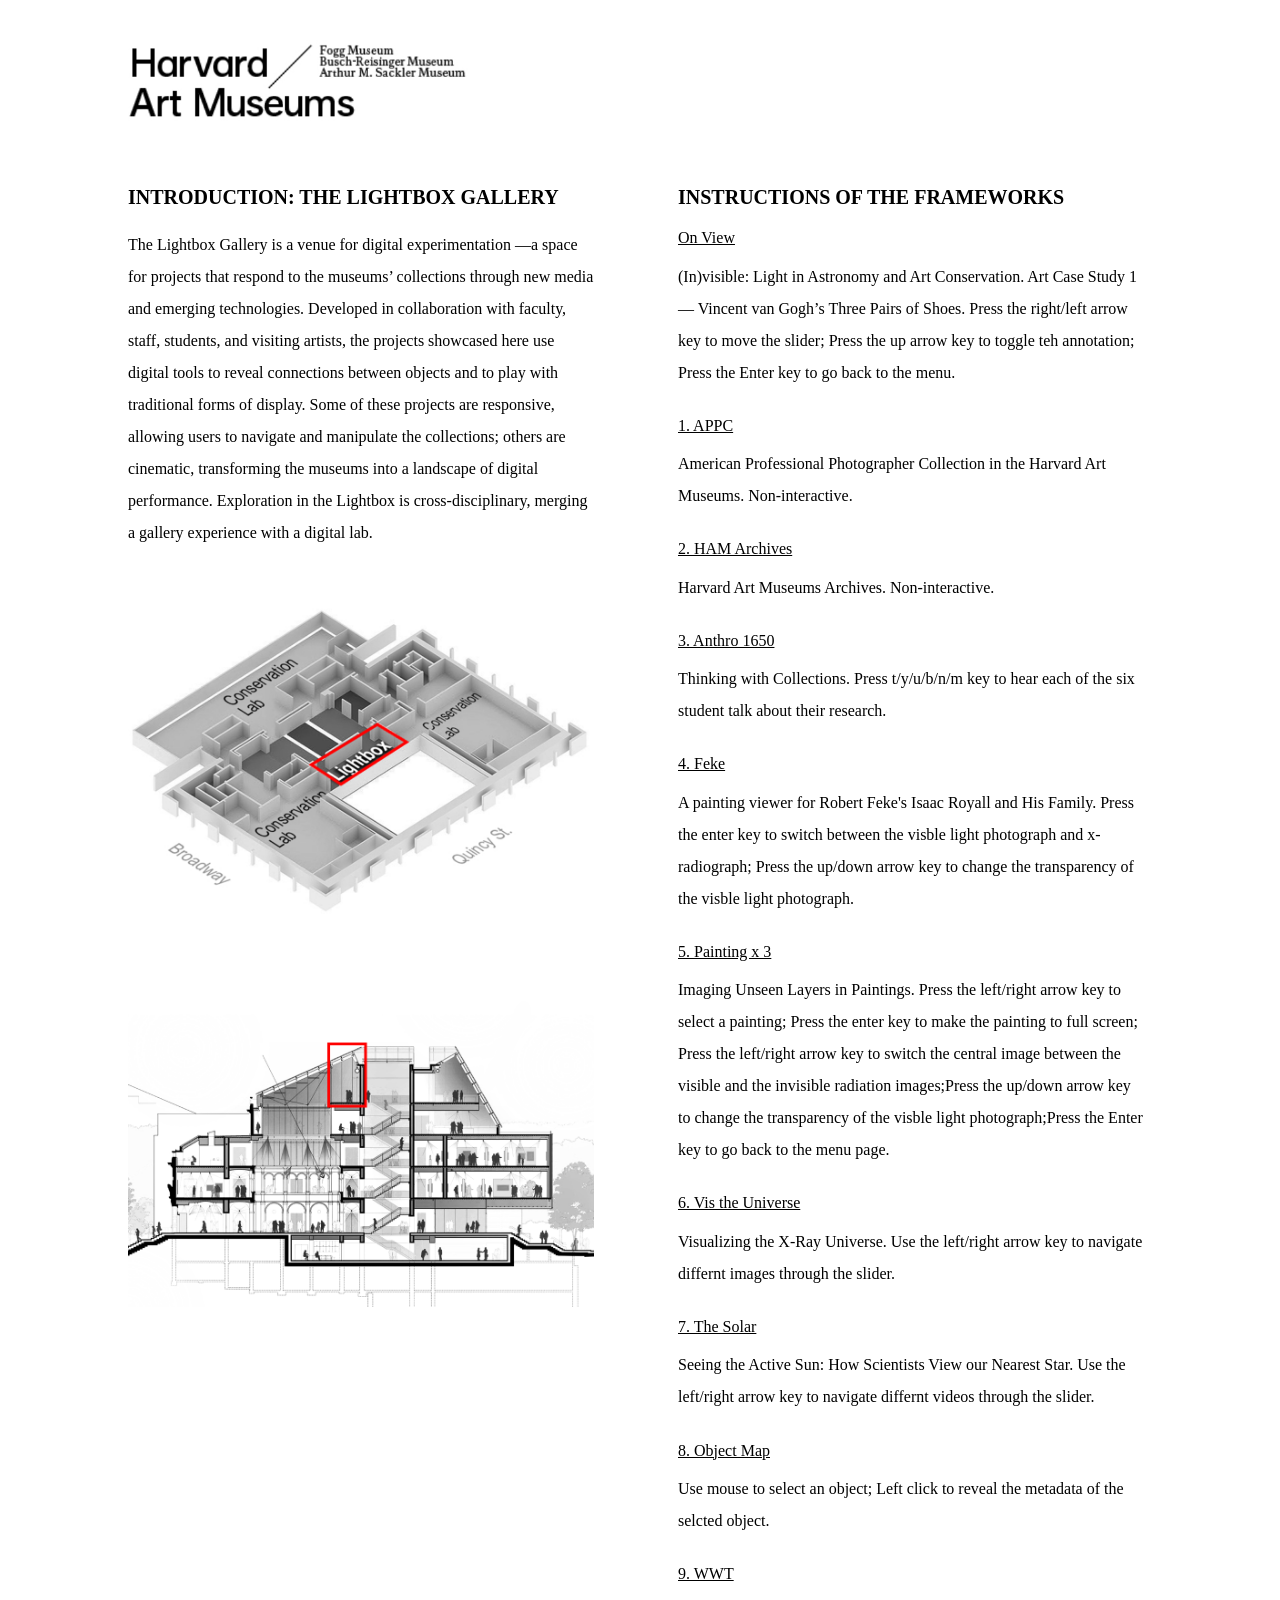
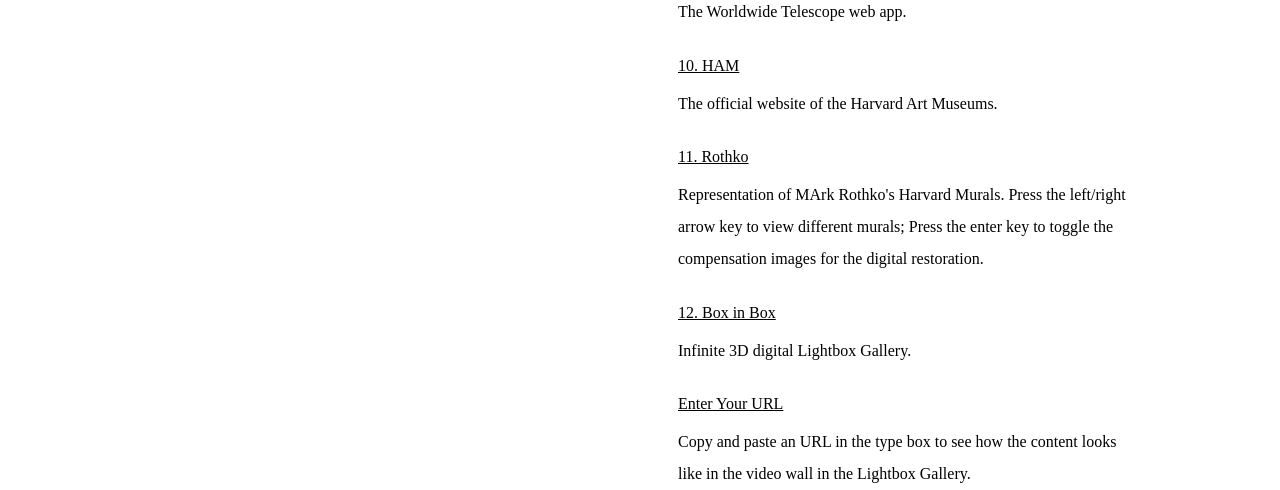
<file: index_info.html>
<!DOCTYPE html>
<html>


<head>
    <meta charset="utf-8"/>
    <title> Lightbox Gallery: Information </title> 
    <link type="text/css" rel="stylesheet" href="http://fonts.typotheque.com/WF-023797-007265.css" />
    <style type="text/css">
        body { 
            background: #ffffff;
            background-size: 1920px 1080px;
            margin: 0;
            padding: 0;
            color: #626262;
            font-family: "Neutral Regular 3";
            font-size: 12px;
        }
        h1 {
            font-family: "Neutral Regular 3";
            font-size: 16px;
            font-weight: normal;    /* bold; */
            font-style: normal;
            font-variant: normal;   /* small-caps; */
            text-transform: none;   /* uppercase; */
            text-align: left;       /* center; */
            text-decoration: none;
            line-height: 32px;
            letter-spacing: normal;
            color: #000000;   /*#626262;*/
            margin: 0;
            padding: 0;
            display: block;
            opacity: 1.0;
            transition: opacity 0.3s ease-in-out 0s;
            -moz-transition: opacity 0.3s ease-in-out 0s;
            -webkit-transition: opacity 0.3s ease-in-out 0s;
        }
        h2 {
            font-size: 16px;
            font-weight: normal; 
            text-transform: none;  
            text-decoration: underline;
            color: #000000;
        }
        h3 {
            font-size: 20px;
            font-weight: bold; 
            text-transform: uppercase;
            text-decoration: none;
            color: #000000;
        }
        #content {
            background: none;
            position: absolute;
            /*z-index: 1;*/
            width: 1024px;
            /*height: 1080px;*/
            top:  0; /*50%;*/ 
            left: 50%; 
            margin-right: -50%;
            transform: translate(-50%, 0);          /*(-50%, -50%);*/
            -ms-transform: translate(-50%, 0);      /*(-50%, -50%);*/
            -webkit-transform: translate(-50%, 0);  /*(-50%, -50%);*/
            display: block;
        }
        #conent_header {
            width: 1024px;
            display: block;
        }
        #conent_intro, #conent_instr {
            position: relative;
            float: left;
            width: 466px;
            display: inline;
            margin: 0;
            padding: 0;
        }
        #conent_intro {
            margin-right: 84px;
        }
    </style>
    <!-- <link rel="stylesheet" href="css/style.css" /> -->
    <script type="text/javascript" src="js/jquery-1.11.1.min.js"></script>
    <script type="text/javascript"></script>      
</head> 


<body> 
    <div id="content">
        <div id="conent_header">
            <img src="img/other/ham_logo.jpg" width="340px" style="margin:40px 0 40px 0;"/>
        </div>
        <div id="conent_intro">
            <h3> Introduction: The Lightbox Gallery </h3>
            <h1>
                The Lightbox Gallery is a venue for digital experimentation —a space for projects that respond to the museums’ collections through new media and emerging technologies. Developed in collaboration with faculty, staff, students, and visiting artists, the projects showcased here use digital tools to reveal connections between objects and to play with traditional forms of display. Some of these projects are responsive, allowing users to navigate and manipulate the collections; others are cinematic, transforming the museums into a landscape of digital performance. Exploration in the Lightbox is cross-disciplinary, merging a gallery experience with a digital lab.
            </h1>
            <br>
            <img src="img/other/5000_location_1.jpg" width="466px" style="margin:40px 0 40px 0;"/>
            <img src="img/other/5000_location_2.jpg" width="466px" style="margin:40px 0 40px 0;"/>
        </div>
        <div id="conent_instr">
            <h3> Instructions of the Frameworks </h3>
            <h2> On View </h2>
                <h1> 
                (In)visible: Light in Astronomy and Art Conservation.
                Art Case Study 1 — Vincent van Gogh’s Three Pairs of Shoes. Press the right/left arrow key to move the slider; Press the up arrow key to toggle teh annotation; Press the Enter key to go back to the menu.   
                <!-- The project that is on display in the Lightbox Gallery today. --> 
                </h1>
                <br>
            <h2> 1. APPC </h2>
                <h1> 
                American Professional Photographer Collection in the Harvard Art Museums. Non-interactive.
                </h1>
                <br>
            <h2> 2. HAM Archives </h2>
                <h1> 
                Harvard Art Museums Archives. Non-interactive. 
                </h1>
                <br>
            <h2> 3. Anthro 1650 </h2>
                <h1> 
                Thinking with Collections. Press t/y/u/b/n/m key to hear each of the six student talk about their research.
                </h1>
                <br>
            <h2> 4. Feke </h2>
                <h1> 
                A painting viewer for Robert Feke's Isaac Royall and His Family. Press the enter key to switch between the visble light photograph and x-radiograph; Press the up/down arrow key to change the transparency of the visble light photograph.   
                </h1>
                <br>
            <h2> 5. Painting x 3 </h2> 
                <h1> 
                Imaging Unseen Layers in Paintings. Press the left/right arrow key to select a painting; Press the enter key to make the painting to full screen; Press the left/right arrow key to switch the central image between the visible and the invisible radiation images;Press the up/down arrow key to change the transparency of the visble light photograph;Press the Enter key to go back to the menu page.
                </h1>
                <br>
            <h2> 6. Vis the Universe </h2>
                <h1> 
                Visualizing the X-Ray Universe. Use the left/right arrow key to navigate differnt images through the slider.  
                </h1>
                <br>
            <h2> 7. The Solar </h2>
                <h1> 
                Seeing the Active Sun: How Scientists View our Nearest Star. Use the left/right arrow key to navigate differnt videos through the slider. 
                </h1>
                <br>
            <h2> 8. Object Map </h2>
                <h1> 
                Use mouse to select an object; Left click to reveal the metadata of the selcted object.
                </h1>
                <br>
            <h2> 9. WWT </h2>
                <h1> 
                The Worldwide Telescope web app.
                </h1>
                <br>
            <h2> 10. HAM </h2>
                <h1> 
                The official website of the Harvard Art Museums.
                </h1>
                <br>
            <h2> 11. Rothko </h2>
                <h1> 
                Representation of MArk Rothko's Harvard Murals. Press the left/right arrow key to view different murals; Press the enter key to toggle the compensation images for the digital restoration.   
                </h1>
                <br>
            <h2> 12. Box in Box </h2>
                <h1> 
                Infinite 3D digital Lightbox Gallery. 
                </h1>
                <br>
            <h2> Enter Your URL </h2>
                <h1> 
                Copy and paste an URL in the type box to see how the content looks like in the video wall in the Lightbox Gallery. 
                </h1>
        </div>
    </div>

    
    </body>
</html>
</file>
<file: css/style.css>
body 
{
	background: #5a5a5a;
	margin: 0px;
	padding: 0px;
	font-family: "Neutral Regular 3";
	/*font-family: Helvetica, Arial, sans-serif;*/
	font-size: 14px;
	overflow: hidden;
}

a { 
	color: #ff0000; 
}

#threeJS_webGL, #threeJS_css3D {
	position: absolute;
	z-index: 10;
	top: 0px;
	left: 0px
} 

#stats { position: absolute; top:0; left: 0 }
#stats #fps { background: transparent !important }
#stats #fps #fpsText { color: #abc !important }
#stats #fps #fpsGraph { display: none }
</file>
<file: css/5000_menu.css>
/* Customized CSS for the Lightbox Project Menu */

h1 {  
	/* font-family: Georgia, "Times New Roman", Times, serif; */
	/* font-family: Helvetica, Arial, sans-serif; */
	font-family: "Neutral Regular 3";
    font-size: 14px;
    font-weight: normal;    /* bold; */
    font-style: normal;
    font-variant: normal;   /* small-caps; */
    text-transform: none;   /* uppercase; */
    text-align: center;       /* left; */
    line-height: 14px;
    letter-spacing: 0px;
    /*color: #000000;*/
    /*opacity: 0.7;*/
    margin: 0 0 0 0;
    padding: 0 0 0 0;
    display: block;
    transition: opacity 0.3s ease-in-out 0s;
    -moz-transition: opacity 0.3s ease-in-out 0s;
    -webkit-transition: opacity 0.3s ease-in-out 0s;
}




#btn_logo {
	background: rgba(255, 255, 255, 0.0);
	width: 84px;
    height: 84px;
	position: absolute;
	z-index: 20;
	top: 0px;
	left: 0px;
	margin: 0 0 0 0;
    padding: 0 0 0 0;
    display: block;
    transition: background 0.3s, width 0.3s, height 0.3s, opacity 0.3s ease-in-out 0s;
    -moz-transition: background 0.3s, width 0.3s, height 0.3s, opacity 0.3s ease-in-out 0s;
    -webkit-transition: background 0.3s, width 0.3s, height 0.3s, opacity 0.3s ease-in-out 0s;
}

#btn_logo.active {
	background: rgba(255, 255, 255, 0.8);
	width: 100%;
    height: 108px;
    display: block;
    border-bottom: 2px solid #e6e6e6;
    box-shadow: 0px 2px 40px 2px #cccccc;
}

#btn_logo img {
	width: 60px;
    height: 60px;
	position: absolute;
	z-index: 20;
	top: 24px;
	left: 24px;
	margin: 0 0 0 0;
    padding: 0 0 0 0;
    opacity: 0.6;
    display: block;
    cursor: pointer;
}

#btn_logo img:hover {
	opacity: 1.0;
}

#btn_logo img.active {
	opacity: 1.0;
}




#panel_projects {
	position: absolute;
	z-index: 20;
	width: 1024px;  /*1024*/
	top: 6px;  /*24px*/
	left: 108px;
	margin: 0 0 0 24px;
    padding: 0 0 0 0;
    color: #666666;
    list-style-type: none;
}

#panel_projects li {
	position: relative;
	float: left;
	margin: 20px 18px 0px 18px;  /*20px 18px 0px 18px;*/
	padding: 0px 0 4px 0;
	display: inline;
	cursor: pointer;
}

#panel_projects li:hover {
	/*background: rgba(255, 255, 255, 1.0);*/
	color: #000000;
	text-decoration: none;   /*underline*/
    border-bottom: 2px solid black;
    margin-bottom: 0px;
    padding-bottom: 2px;
}

#btn_0.active, #btn_1.active, #btn_2.active, #btn_3.active, 
#btn_4.active, #btn_5.active, #btn_6.active, #btn_7.active, 
#btn_8.active, #btn_9.active, #btn_10.active, #btn_11.active, 
#btn_12.active, #btn_info.active {
	/*background: rgba(255, 255, 255, 1.0);*/
	color: #000000;
	text-decoration: none;   /*underline*/
    border-bottom: 2px solid black;
    margin-bottom: 0px;
    padding-bottom: 2px;
}

#btn_url.active {
	text-decoration: none;   /*underline*/
    border-bottom: 2px solid black;
}

#btn_url {
	border: 1px solid #dddddd; 
}

#urlclick {
	/* */
}


input[type=url] {
	background: rgba(180, 180, 180, 0.2);
	width: 160px;
	height: 20px;
	border: 0px solid #aaaaaa; 
	margin: 0 0 0 0;
	transition: background 0.3s, width 0.3s ease-in-out 0s;
    -moz-transition: background 0.3s, width 0.3s ease-in-out 0s;
    -webkit-transition: background 0.3s, width 0.3s ease-in-out 0s;
}

input[type=url]:focus {
	outline: none; 
	background: rgba(180, 180, 180, 0.6);
	width: 284px;
}
button {
	background: rgba(255, 255, 255, 0.8);
	width: 30px;
	height: 22px;
	color: #000000;
	border: 0px solid white;
	margin: 0 0 0 0;
	cursor: pointer;
	transition: background 0.3s, color 0.3s ease-in-out 0s;
    -moz-transition: background 0.3s, color 0.3s ease-in-out 0s;
    -webkit-transition: background 0.3s, color 0.3s ease-in-out 0s;
}

button:hover {
	background: rgba(0, 0, 0, 0.8);
	width: 30px;
	height: 22px;
	color: #ffffff;
	border: 0px solid white;
	margin: 0 0 0 0;
}

a {
	color: #666666;
	outline: none;
	border: 0px;
	text-decoration:none;
}
</file>
